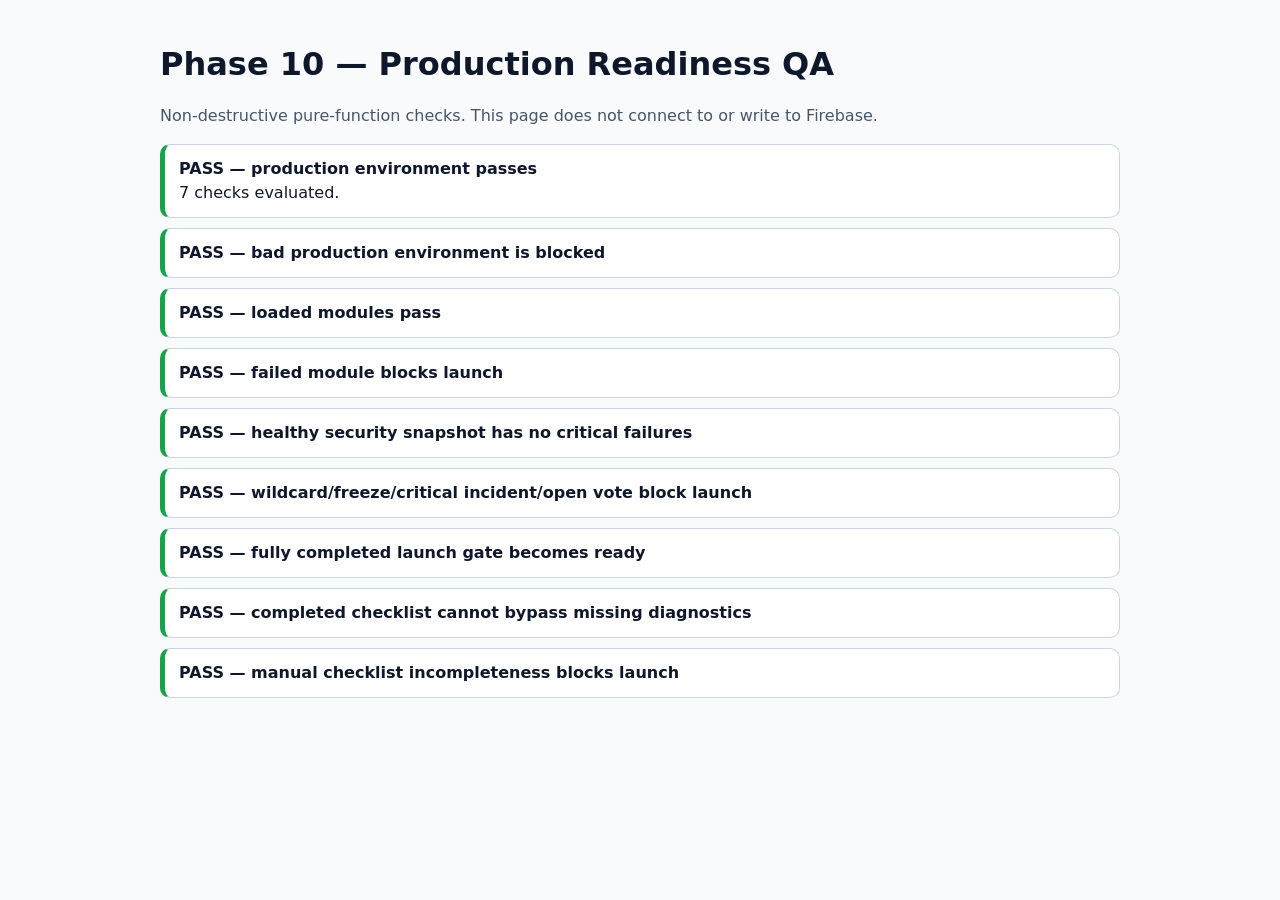
<file: tests/phase10-production.html>
<!doctype html>
<html lang="en">
<head>
  <meta charset="utf-8">
  <meta name="viewport" content="width=device-width,initial-scale=1">
  <title>TPP Phase 10 Production QA</title>
  <style>body{font:16px/1.5 system-ui,sans-serif;max-width:960px;margin:40px auto;padding:0 18px;background:#f8fafc;color:#0f172a}h1{margin-bottom:6px}.note{color:#475569}.test{padding:12px 14px;margin:10px 0;border:1px solid #cbd5e1;border-radius:10px;background:white}.pass{border-left:5px solid #16a34a}.fail{border-left:5px solid #dc2626}code{background:#e2e8f0;padding:2px 5px;border-radius:5px}</style>
</head>
<body>
  <h1>Phase 10 — Production Readiness QA</h1>
  <p class="note">Non-destructive pure-function checks. This page does not connect to or write to Firebase.</p>
  <div id="results"></div>
  <script type="module">
    import {
      MANUAL_LAUNCH_ITEMS,
      evaluateEnvironment,
      evaluateLaunchGate,
      evaluateModuleStatus,
      evaluateSecuritySnapshot,
      normalizeManualState
    } from "../js/production-readiness.js";

    const results = document.querySelector("#results");
    function test(name, condition, detail="") {
      const row = document.createElement("div");
      row.className = `test ${condition ? "pass" : "fail"}`;
      row.innerHTML = `<strong>${condition ? "PASS" : "FAIL"} — ${name}</strong>${detail ? `<div>${detail}</div>` : ""}`;
      results.append(row);
    }

    const env = evaluateEnvironment({
      hostname: "directors.ask4prayers.com",
      protocol: "https:",
      projectId: "tpp-direc",
      cname: "directors.ask4prayers.com",
      firebaseJson: { firestore: { rules: "firestore.rules" } },
      indexFilePresent: false,
      online: true
    });
    test("production environment passes", env.every((entry) => entry.status === "pass"), `${env.length} checks evaluated.`);

    const badEnv = evaluateEnvironment({
      hostname: "example.com",
      protocol: "http:",
      projectId: "wrong-project",
      cname: "example.com",
      firebaseJson: { firestore: { rules: "firestore.rules", indexes: "firestore.indexes.json" }, hosting: {} },
      indexFilePresent: true,
      online: true
    });
    test("bad production environment is blocked", badEnv.filter((entry) => entry.critical && entry.status === "fail").length >= 5);

    const modules = evaluateModuleStatus({ phase5: { status: "loaded" }, phase6: { status: "loaded" }, phase10: { status: "loaded" } });
    test("loaded modules pass", modules[0].status === "pass");
    const failedModule = evaluateModuleStatus({ phase5: { status: "loaded" }, phase6: { status: "failed" } });
    test("failed module blocks launch", failedModule[0].status === "fail" && failedModule[0].critical === true);

    const security = evaluateSecuritySnapshot({
      directors: [
        { uid: "founder", root: true, systemRole: "founder_director", accountStatus: "active", permissions: [] },
        { uid: "director", root: false, systemRole: "director", accountStatus: "active", permissions: ["votes.cast"] }
      ],
      incidents: [],
      meetings: [],
      votes: [],
      policy: { docType: "portal_security_policy" },
      lastAccessReview: { docType: "access_review_marker" },
      freeze: { status: "lifted" }
    });
    test("healthy security snapshot has no critical failures", security.every((entry) => !(entry.critical && entry.status === "fail")));

    const wildcardSecurity = evaluateSecuritySnapshot({
      directors: [
        { uid: "founder", root: true, systemRole: "founder_director", accountStatus: "active", permissions: [] },
        { uid: "director", root: false, systemRole: "director", accountStatus: "active", permissions: ["*"] }
      ],
      incidents: [{ severity: "critical", status: "open" }],
      meetings: [],
      votes: [{ status: "open" }],
      freeze: { status: "active" }
    });
    test("wildcard/freeze/critical incident/open vote block launch", wildcardSecurity.filter((entry) => entry.critical && entry.status === "fail").length >= 4);

    const completed = Object.fromEntries(MANUAL_LAUNCH_ITEMS.map((item) => [item.id, true]));
    const allPassChecks = [
      { id: "a", status: "pass", critical: true },
      { id: "b", status: "pass", critical: false }
    ];
    const gate = evaluateLaunchGate(allPassChecks, completed);
    test("fully completed launch gate becomes ready", gate.ready === true && gate.automaticAvailable === true && gate.incompleteManual.length === 0);

    const noDiagnostics = evaluateLaunchGate([], completed);
    test("completed checklist cannot bypass missing diagnostics", noDiagnostics.ready === false && noDiagnostics.automaticAvailable === false);

    const incomplete = normalizeManualState({});
    const blocked = evaluateLaunchGate(allPassChecks, incomplete);
    test("manual checklist incompleteness blocks launch", blocked.ready === false && blocked.incompleteManual.length === MANUAL_LAUNCH_ITEMS.length);
  </script>
</body>
</html>
</file>
